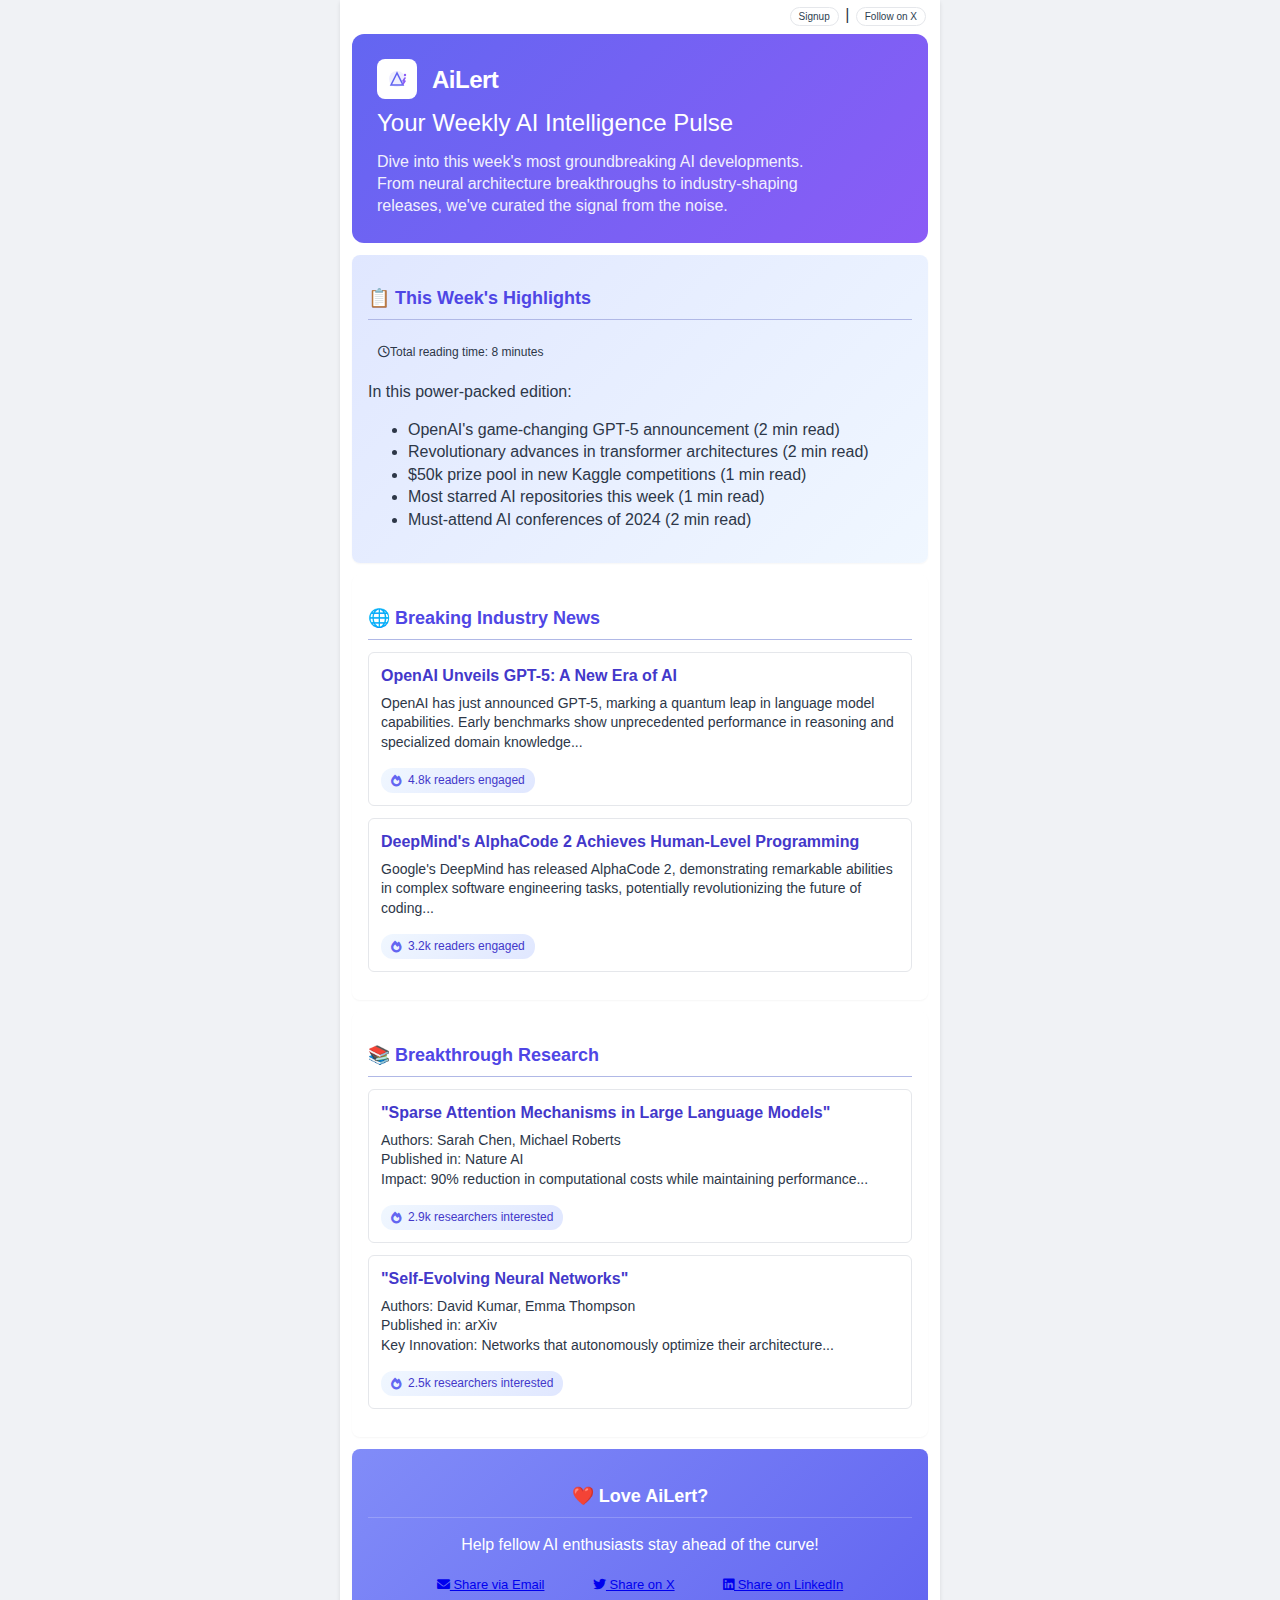
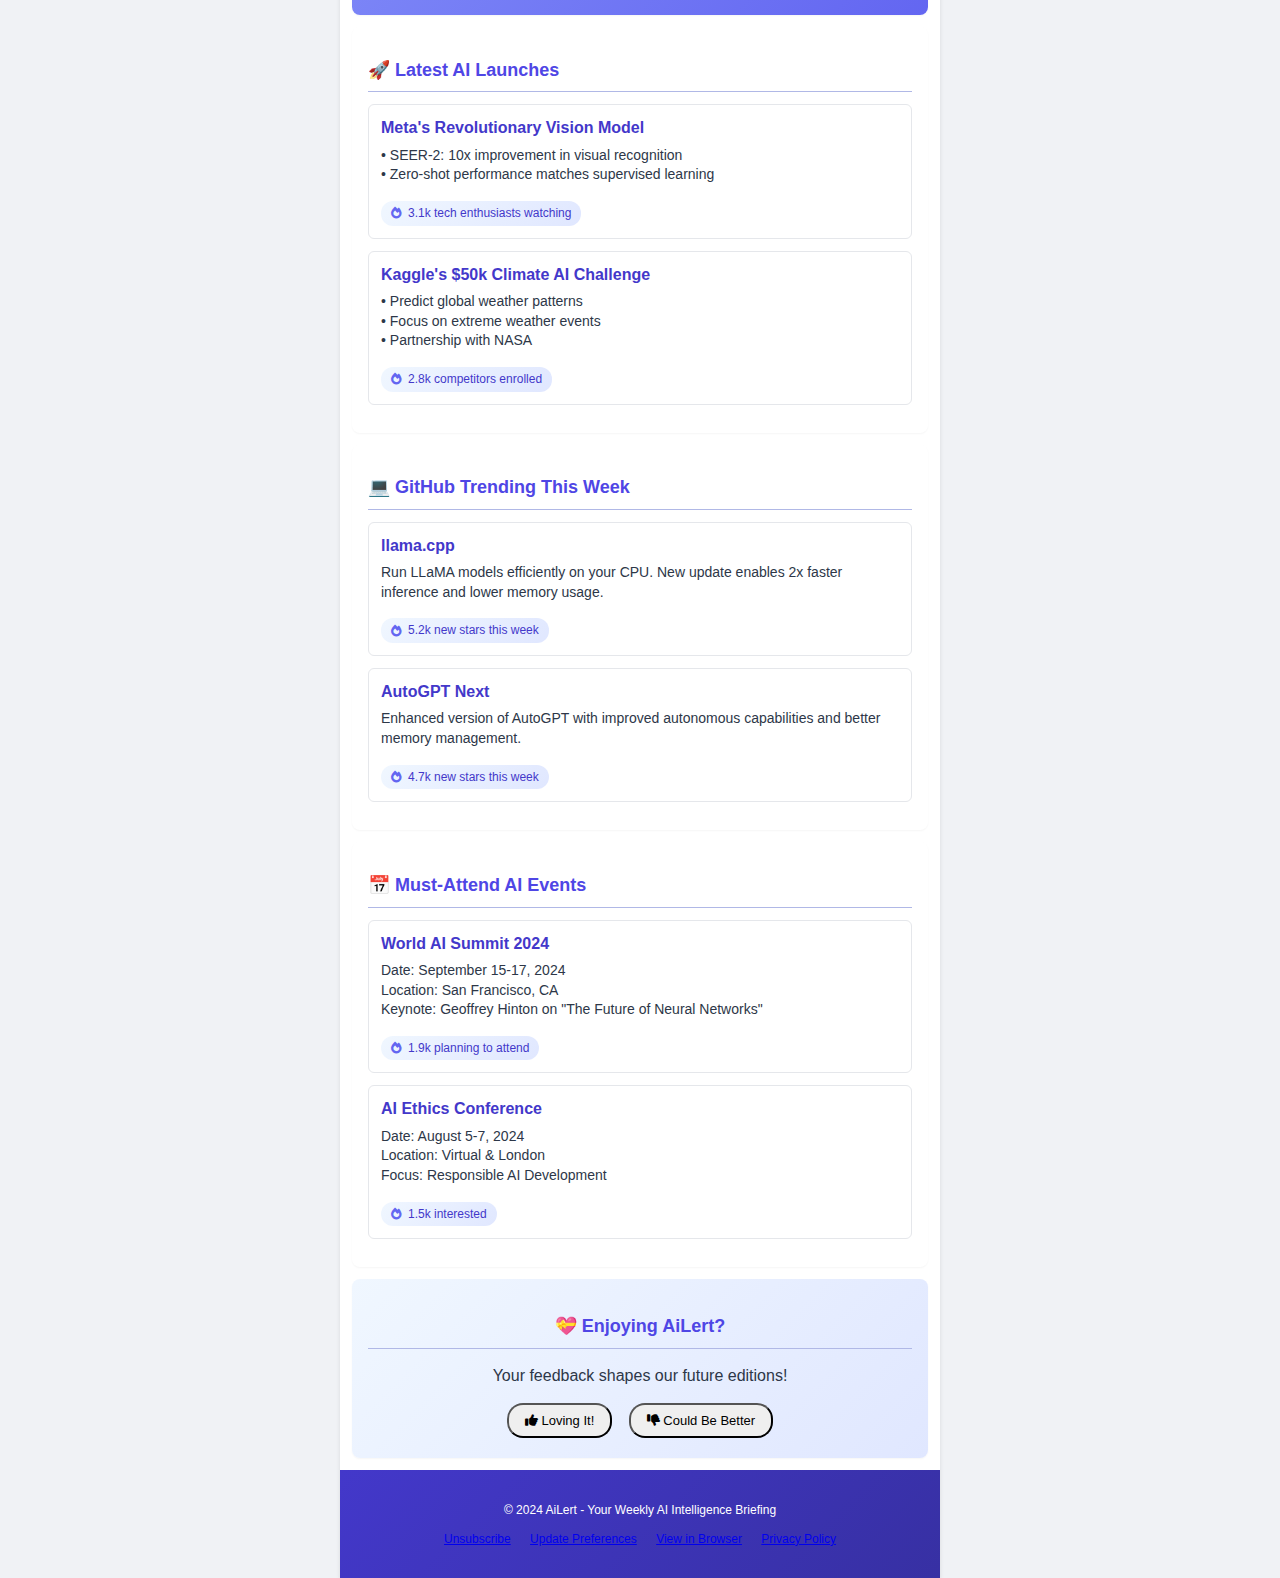
<file: template/newsletter.html>
<!DOCTYPE html>
<html lang="en">
<head>
    <meta charset="UTF-8">
    <meta name="viewport" content="width=device-width, initial-scale=1.0">
    <title>AiLert Weekly Newsletter</title>
    <link href="https://cdnjs.cloudflare.com/ajax/libs/font-awesome/6.0.0/css/all.min.css" rel="stylesheet">
    <link rel="stylesheet" href="style.css">
</head>
<body>
    <div class="container">
        <div class="top-nav">
            <a href="#">Signup</a> |
<!--            <a href="#">Work With Us</a> |-->
            <a href="#">Follow on X</a>
<!--            <a href="#">Read on Web</a>-->
        </div>

        <!-- Header -->
        <div class="header">
            <div class="header-content">
                <div class="header-top">
                    <img src="logo.svg" alt="AiLert Logo" class="logo">
                    <div class="brand-name">AiLert</div>
                </div>
                <h2>Your Weekly AI Intelligence Pulse</h2>
                <p>Dive into this week's most groundbreaking AI developments. From neural architecture breakthroughs to industry-shaping releases, we've curated the signal from the noise.</p>
            </div>
        </div>

        <div class="section summary-section">
            <h2 class="section-title">📋 This Week's Highlights</h2>
            <div class="read-time">
                <i class="far fa-clock"></i>
                <span>Total reading time: 8 minutes</span>
            </div>
            <p>In this power-packed edition:</p>
            <ul>
                <li>OpenAI's game-changing GPT-5 announcement (2 min read)</li>
                <li>Revolutionary advances in transformer architectures (2 min read)</li>
                <li>$50k prize pool in new Kaggle competitions (1 min read)</li>
                <li>Most starred AI repositories this week (1 min read)</li>
                <li>Must-attend AI conferences of 2024 (2 min read)</li>
            </ul>
        </div>

        <div class="section">
            <h2 class="section-title">🌐 Breaking Industry News</h2>
            <div class="news-item">
                <div class="news-title">OpenAI Unveils GPT-5: A New Era of AI</div>
                <p>OpenAI has just announced GPT-5, marking a quantum leap in language model capabilities. Early benchmarks show unprecedented performance in reasoning and specialized domain knowledge...</p>
                <div class="trending-button">
                    <i class="fas fa-fire"></i>
                    <span>4.8k readers engaged</span>
                </div>
            </div>
            <div class="news-item">
                <div class="news-title">DeepMind's AlphaCode 2 Achieves Human-Level Programming</div>
                <p>Google's DeepMind has released AlphaCode 2, demonstrating remarkable abilities in complex software engineering tasks, potentially revolutionizing the future of coding...</p>
                <div class="trending-button">
                    <i class="fas fa-fire"></i>
                    <span>3.2k readers engaged</span>
                </div>
            </div>
        </div>

        <div class="section">
            <h2 class="section-title">📚 Breakthrough Research</h2>
            <div class="news-item">
                <div class="news-title">"Sparse Attention Mechanisms in Large Language Models"</div>
                <p>Authors: Sarah Chen, Michael Roberts<br>Published in: Nature AI<br>Impact: 90% reduction in computational costs while maintaining performance...</p>
                <div class="trending-button">
                    <i class="fas fa-fire"></i>
                    <span>2.9k researchers interested</span>
                </div>
            </div>
            <div class="news-item">
                <div class="news-title">"Self-Evolving Neural Networks"</div>
                <p>Authors: David Kumar, Emma Thompson<br>Published in: arXiv<br>Key Innovation: Networks that autonomously optimize their architecture...</p>
                <div class="trending-button">
                    <i class="fas fa-fire"></i>
                    <span>2.5k researchers interested</span>
                </div>
            </div>
        </div>

        <div class="section share-section">
            <h2 class="section-title" style="color: white; border-color: rgba(255,255,255,0.2);">❤️ Love AiLert?</h2>
            <p>Help fellow AI enthusiasts stay ahead of the curve!</p>
            <a href="#" class="share-button"><i class="fas fa-envelope"></i> Share via Email</a>
            <a href="#" class="share-button"><i class="fab fa-twitter"></i> Share on X</a>
            <a href="#" class="share-button"><i class="fab fa-linkedin"></i> Share on LinkedIn</a>
        </div>

        <div class="section">
            <h2 class="section-title">🚀 Latest AI Launches</h2>
            <div class="news-item">
                <div class="news-title">Meta's Revolutionary Vision Model</div>
                <p>• SEER-2: 10x improvement in visual recognition<br>• Zero-shot performance matches supervised learning</p>
                <div class="trending-button">
                    <i class="fas fa-fire"></i>
                    <span>3.1k tech enthusiasts watching</span>
                </div>
            </div>
            <div class="news-item">
                <div class="news-title">Kaggle's $50k Climate AI Challenge</div>
                <p>• Predict global weather patterns<br>• Focus on extreme weather events<br>• Partnership with NASA</p>
                <div class="trending-button">
                    <i class="fas fa-fire"></i>
                    <span>2.8k competitors enrolled</span>
                </div>
            </div>
        </div>

        <div class="section">
            <h2 class="section-title">💻 GitHub Trending This Week</h2>
            <div class="news-item">
                <div class="news-title">llama.cpp</div>
                <p>Run LLaMA models efficiently on your CPU. New update enables 2x faster inference and lower memory usage.</p>
                <div class="trending-button">
                    <i class="fas fa-fire"></i>
                    <span>5.2k new stars this week</span>
                </div>
            </div>
            <div class="news-item">
                <div class="news-title">AutoGPT Next</div>
                <p>Enhanced version of AutoGPT with improved autonomous capabilities and better memory management.</p>
                <div class="trending-button">
                    <i class="fas fa-fire"></i>
                    <span>4.7k new stars this week</span>
                </div>
            </div>
        </div>

        <div class="section">
            <h2 class="section-title">📅 Must-Attend AI Events</h2>
            <div class="news-item">
                <div class="news-title">World AI Summit 2024</div>
                <p>Date: September 15-17, 2024<br>Location: San Francisco, CA<br>Keynote: Geoffrey Hinton on "The Future of Neural Networks"</p>
                <div class="trending-button">
                    <i class="fas fa-fire"></i>
                    <span>1.9k planning to attend</span>
                </div>
            </div>
            <div class="news-item">
                <div class="news-title">AI Ethics Conference</div>
                <p>Date: August 5-7, 2024<br>Location: Virtual & London<br>Focus: Responsible AI Development</p>
                <div class="trending-button">
                    <i class="fas fa-fire"></i>
                    <span>1.5k interested</span>
                </div>
            </div>
        </div>

        <div class="section feedback-section">
            <h2 class="section-title">💝 Enjoying AiLert?</h2>
            <p>Your feedback shapes our future editions!</p>
            <div class="feedback-buttons">
                <button class="feedback-button positive">
                    <i class="fas fa-thumbs-up"></i> Loving It!
                </button>
                <button class="feedback-button negative">
                    <i class="fas fa-thumbs-down"></i> Could Be Better
                </button>
            </div>
        </div>

        <div class="footer">
            <p>© 2024 AiLert - Your Weekly AI Intelligence Briefing</p>
            <p style="margin: 10px 0;">
                <a href="#">Unsubscribe</a>
                <a href="#">Update Preferences</a>
                <a href="#">View in Browser</a>
                <a href="#">Privacy Policy</a>
            </p>
        </div>
    </div>
</body>
</html>
</file>
<file: template/style.css>
/* Base Styles */
body {
    font-family: 'Segoe UI', -apple-system, BlinkMacSystemFont, sans-serif;
    line-height: 1.4;
    margin: 0;
    padding: 0;
    background-color: #f0f2f5;
    color: #2d3748;
}

.container {
    max-width: 600px;
    margin: 0 auto;
    background-color: white;
    box-shadow: 0 2px 4px rgba(0, 0, 0, 0.1);
}

/* Top Navigation */
.top-nav {
    padding: 4px 0;
    text-align: right;
    margin-right: 12px;
    margin-bottom: 2px;
}

.top-nav a {
    color: #2c3e50;
    text-decoration: none;
    padding: 3px 8px;
    margin: 0 2px;
    font-size: 10px;
    border-radius: 12px;
    border: 1px solid #e5e7eb;
}

/* Header Styles */
.header {
    background: linear-gradient(135deg, #6366f1 0%, #8b5cf6 100%);
    color: white;
    padding: 25px;
    border-radius: 12px;
    margin: 4px 12px 12px 12px;
}

.header-top {
    display: flex;
    align-items: center;
    margin-bottom: 8px;
}

.header-content {
    position: relative;
    z-index: 1;
    padding-right: 60px;
}

.logo {
    color: #ffffff;
    background: rgba(255, 255, 255);
    width: 40px;
    height: 40px;
    border-radius: 8px;
    margin-right: 15px;
}

.brand-name {
    font-size: 24px;
    font-weight: 700;
    letter-spacing: -0.5px;
}

.header h2 {
    font-size: 24px;
    font-weight: 400;
    margin: 0 0 12px 0;
    line-height: 1.3;
}

.header p {
    font-size: 16px;
    line-height: 1.4;
    margin: 0;
    opacity: 0.9;
}

/* Content Sections */
.section {
    margin: 12px;
    padding: 16px;
    border-radius: 8px;
    background: white;
    box-shadow: 0 1px 2px rgba(0, 0, 0, 0.04);
}

.summary-section {
    background: linear-gradient(135deg, #e0e7ff 0%, #f0f7ff 100%);
}

.section-title {
    color: #4f46e5;
    font-size: 18px;
    font-weight: 700;
    margin-bottom: 12px;
    padding-bottom: 8px;
    border-bottom: 1px solid #b0b8e6;
}

/* News Items */
.news-item {
    padding: 12px;
    margin-bottom: 12px;
    background: white;
    border-radius: 6px;
    border: 1px solid #e5e7eb;
}

.news-title {
    color: #4338ca;
    font-size: 16px;
    font-weight: 600;
    margin-bottom: 6px;
}

.news-item p {
    margin: 0 0 8px 0;
    font-size: 14px;
    line-height: 1.4;
}

/* Trending Button */
.trending-button {
    display: inline-flex;
    align-items: center;
    background: linear-gradient(135deg, #f0f7ff 0%, #e0e7ff 100%);
    padding: 4px 10px;
    border-radius: 12px;
    font-size: 12px;
    color: #4338ca;
    margin-top: 8px;
}

.trending-button i {
    margin-right: 6px;
    color: #6366f1;
}

/* Share Section */
.share-section {
    background: linear-gradient(135deg, #818cf8 0%, #6366f1 100%);
    color: white;
    text-align: center;
    padding: 20px 16px;
}

.share-button {
    padding: 8px 16px;
    font-size: 13px;
    border-radius: 16px;
    margin: 6px;
}

/* Feedback Section */
.feedback-section {
    background: linear-gradient(135deg, #f0f7ff 0%, #e0e7ff 100%);
    text-align: center;
    padding: 20px 16px;
}

.feedback-button {
    padding: 8px 16px;
    border-radius: 16px;
    font-size: 13px;
    margin: 0 6px;
}

/* Read Time */
.read-time {
    display: inline-flex;
    align-items: center;
    padding: 4px 10px;
    border-radius: 12px;
    margin-top: 8px;
    font-size: 12px;
}

/* Footer */
.footer {
    background: linear-gradient(135deg, #4338ca 0%, #3730a3 100%);
    color: white;
    padding: 20px 16px;
    text-align: center;
    font-size: 12px;
}

.footer a {
    padding: 0 8px;
}

/* Responsive Design */
@media (max-width: 600px) {
    .section {
        margin: 8px;
        padding: 12px;
    }

    .header {
        padding: 20px;
        margin: 4px 8px 8px 8px;
    }

    .header h2 {
        font-size: 20px;
    }

    .news-item {
        padding: 10px;
        margin-bottom: 10px;
    }
}
</file>
